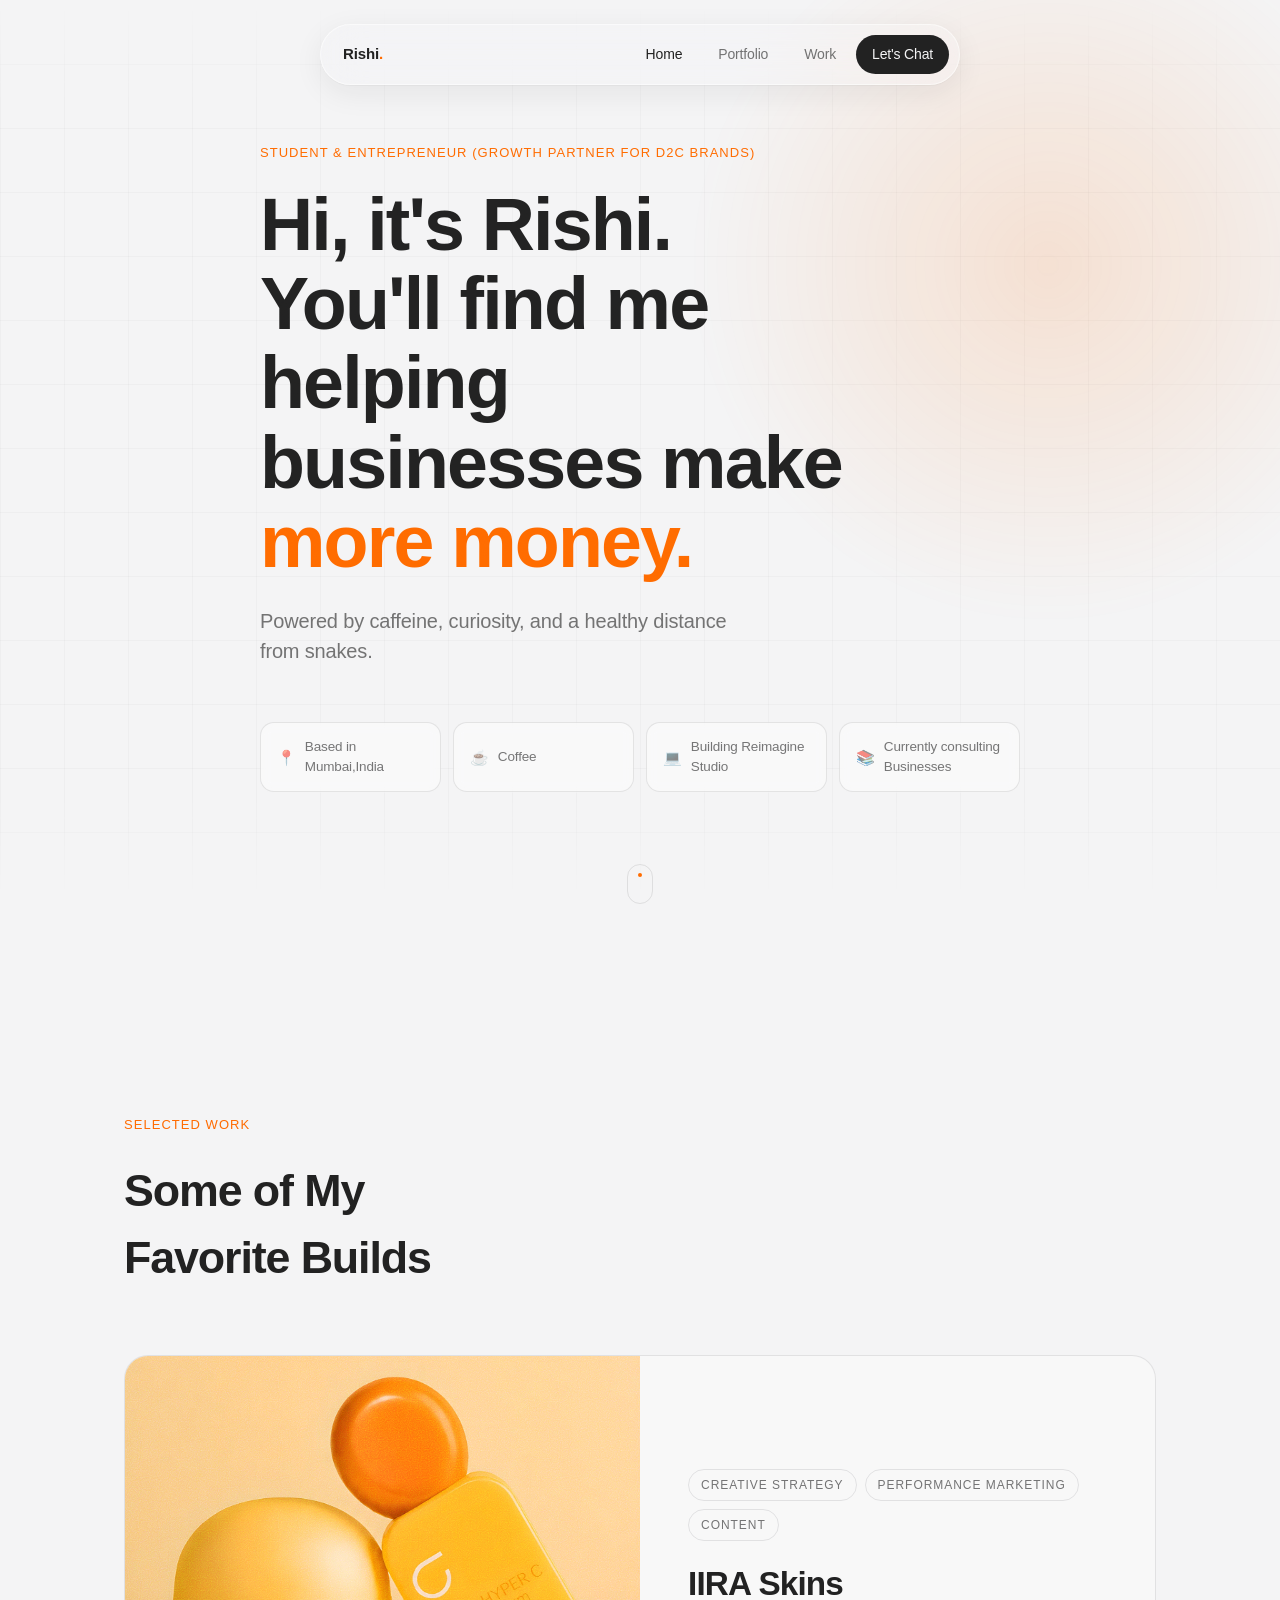
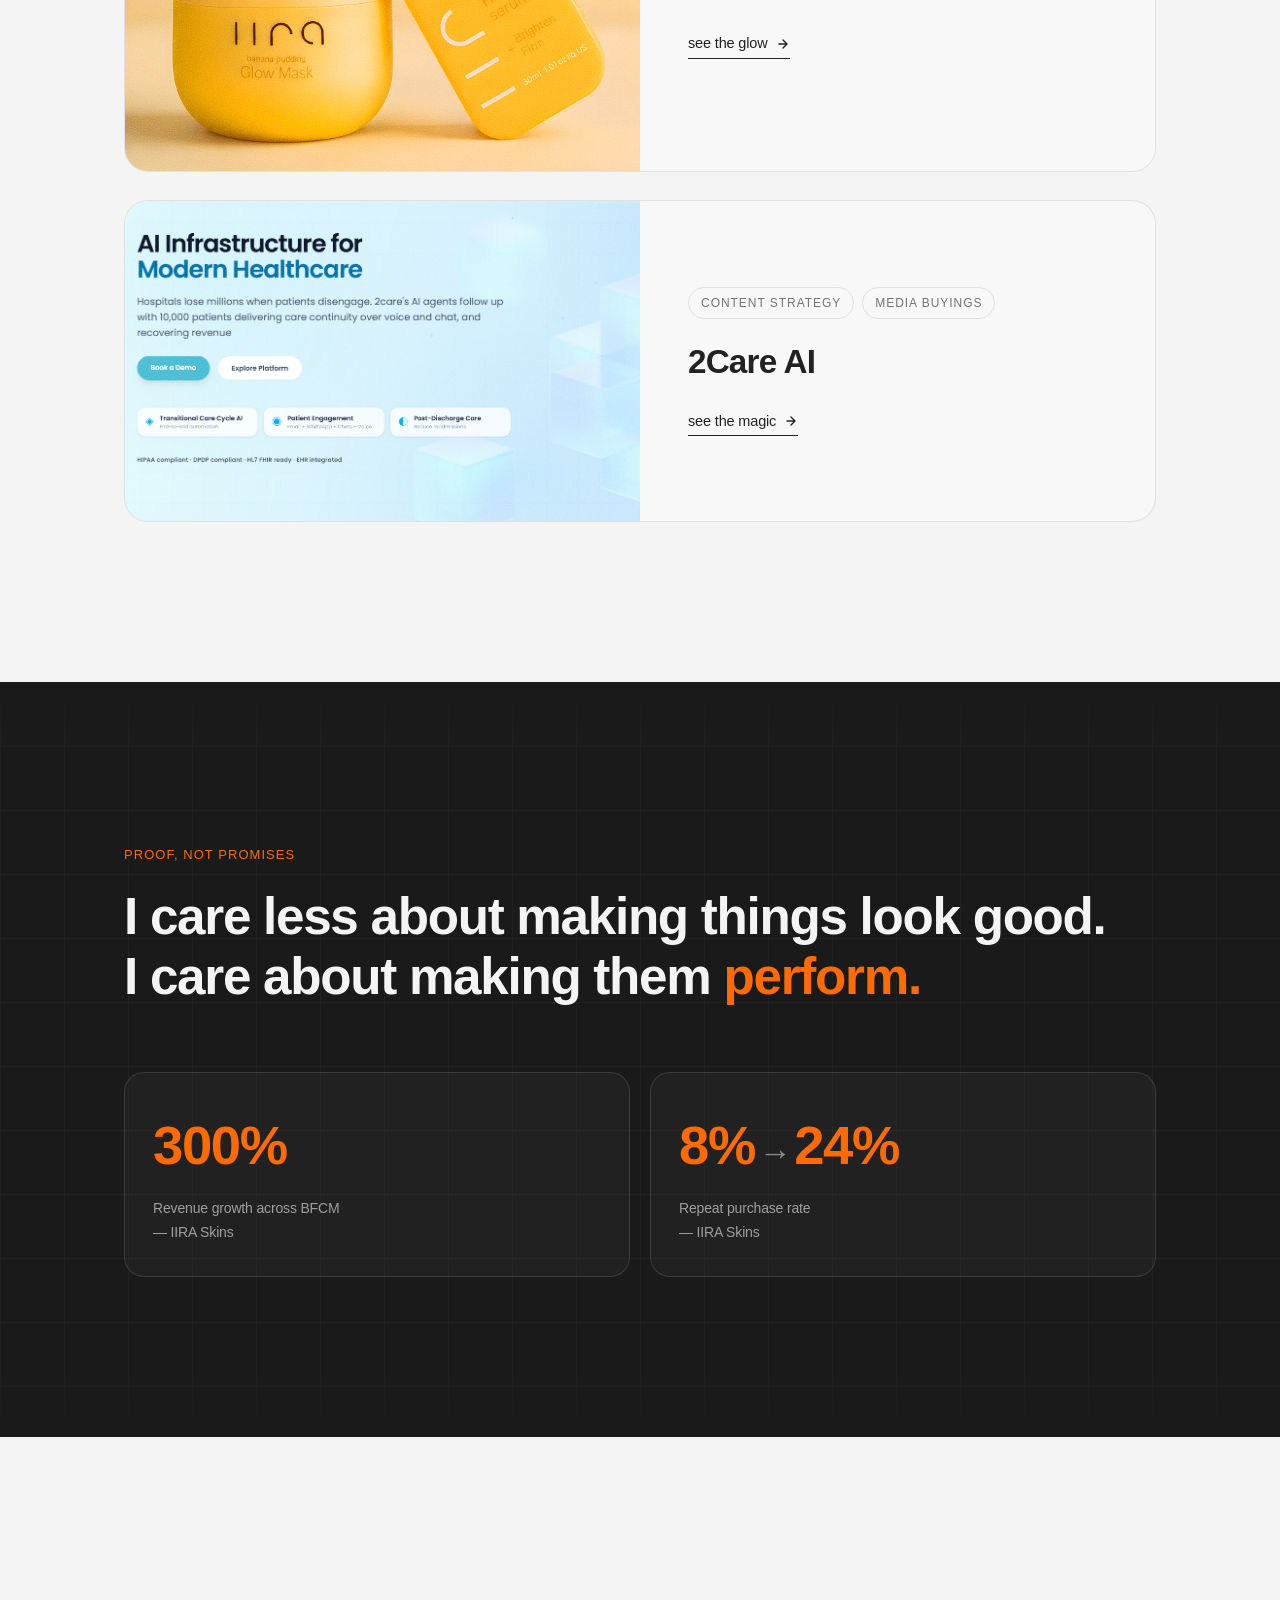
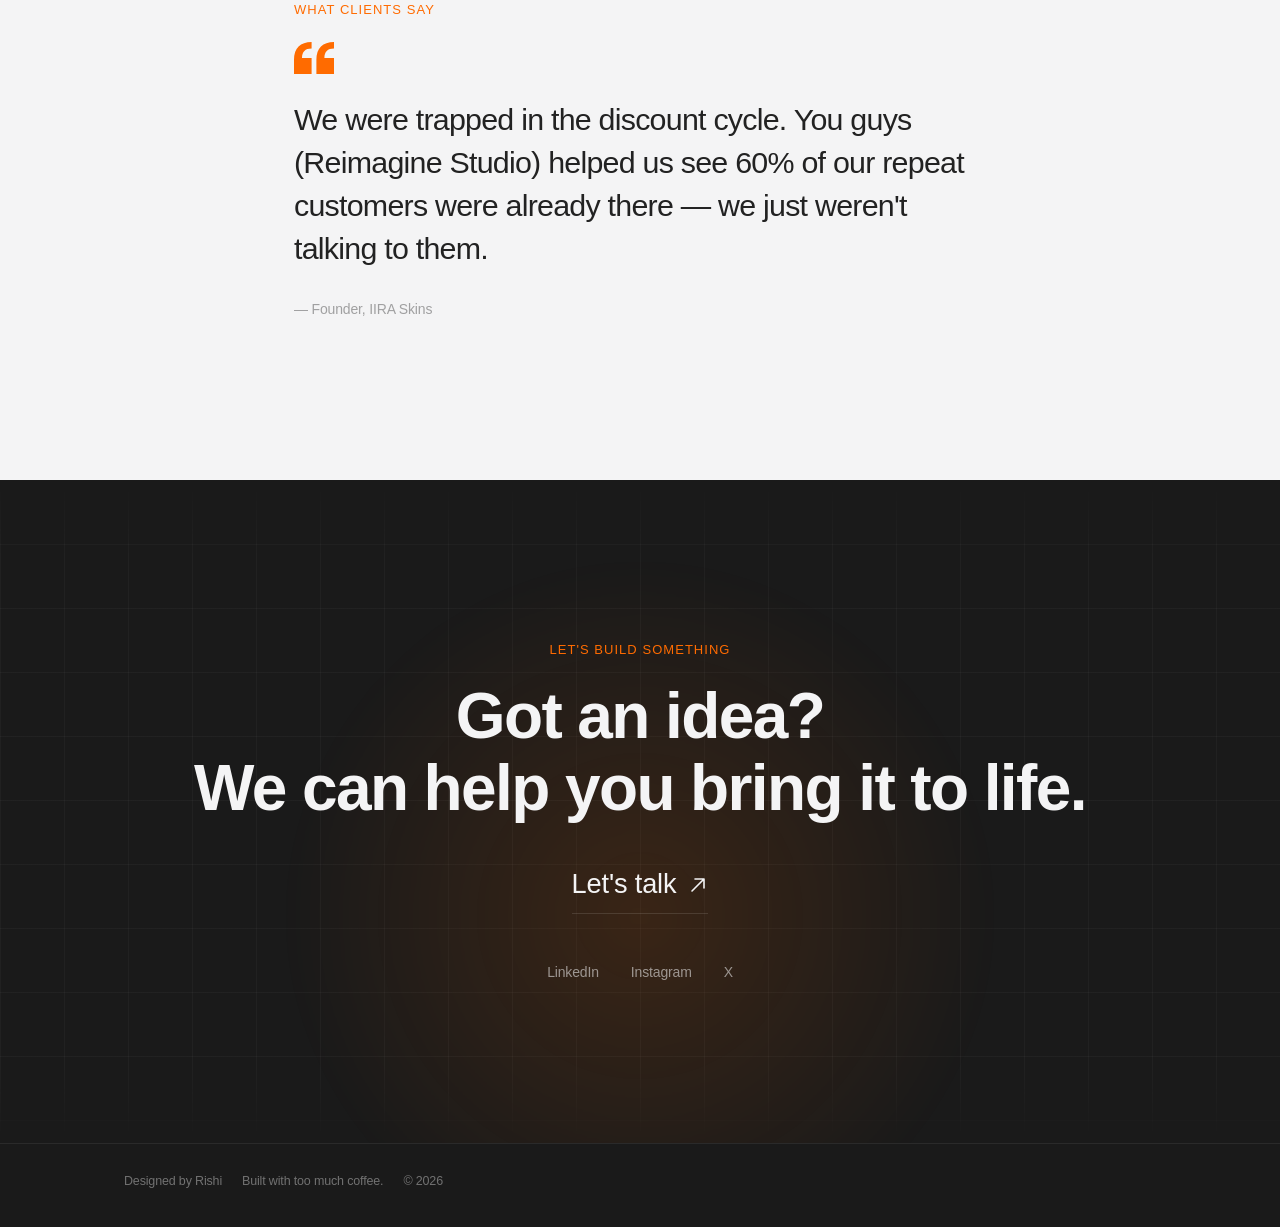
<file: index.html>
<!DOCTYPE html>
<html lang="en">
<head>
<meta charset="UTF-8">
<meta name="viewport" content="width=device-width, initial-scale=1.0">
<title>Rishi Patel — Helping businesses make more money</title>
<meta name="description" content="Rishi Patel, founder of Reimagine Studio. Revenue, retention, and growth work for D2C brands.">

<!-- Satoshi — Fontshare -->
<link rel="preconnect" href="https://api.fontshare.com">
<link href="https://api.fontshare.com/v2/css?f[]=satoshi@300,301,400,401,500,501,700,701,900,901&display=swap" rel="stylesheet">

<link rel="stylesheet" href="style.css">
</head>
<body>

<!-- ============ GRAIN + GRID BACKGROUND LAYERS (fixed, whole page) ============ -->
<div class="bg-grid" aria-hidden="true"></div>
<div class="bg-grain" aria-hidden="true"></div>

<!-- ============ NAV ============ -->
<header class="nav-wrap">
  <nav class="nav" aria-label="Primary">
    <a href="#home" class="nav-logo">Rishi<span class="dot">.</span></a>

    <button class="nav-toggle" id="navToggle" aria-expanded="false" aria-controls="navLinks" aria-label="Toggle menu">
      <span></span><span></span>
    </button>

    <div class="nav-links" id="navLinks">
      <a href="#home" data-nav>Home</a>
      <a href="#projects" data-nav>Portfolio</a>
      <a href="#results" data-nav>Work</a>
      <a href="#contact" data-nav class="nav-cta">Let's Chat</a>
    </div>
  </nav>
</header>

<main>

  <!-- ============ 1. HERO ============ -->
  <section id="home" class="section hero">
    <div class="hero-glow" aria-hidden="true"></div>

    <div class="container">
      <p class="eyebrow reveal">Student &amp; Entrepreneur (growth partner for D2C brands)</p>

      <h1 class="hero-headline reveal">
        Hi, it's Rishi.<br>
        You'll find me helping businesses make <span class="accent-text">more money.</span>
      </h1>

      <p class="hero-sub reveal">
        Powered by caffeine, curiosity, and a healthy distance from snakes.
      </p>

      <div class="info-cards reveal">
        <div class="info-card">
          <span class="info-emoji" aria-hidden="true">📍</span>
          <span>Based in Mumbai,India</span>
        </div>
        <div class="info-card">
          <span class="info-emoji" aria-hidden="true">☕</span>
          <span>Coffee </span>
        </div>
        <div class="info-card">
          <span class="info-emoji" aria-hidden="true">💻</span>
          <span>Building Reimagine Studio</span>
        </div>
        <div class="info-card">
          <span class="info-emoji" aria-hidden="true">📚</span>
          <span>Currently consulting Businesses</span>
        </div>
      </div>
    </div>

    <a href="#projects" class="scroll-cue" aria-label="Scroll to portfolio">
      <span></span>
    </a>
  </section>

  <!-- ============ 2. PROJECTS ============ -->
  <section id="projects" class="section projects">
    <div class="container">
      <p class="eyebrow reveal">Selected work</p>
      <h1 class="section-title reveal">    Some of My Favorite Builds </h1>

      <div class="project-list">

        <!-- PROJECT 1 — IIRA SKINS -->
        <article class="project-card reveal" data-project="iira">
          <div class="project-visual">
            <img src="iira_bottle.png" alt="IIRA Skins website preview" class="project-visual-image">
            <div class="project-visual-noise" aria-hidden="true"></div>
          </div>

          <div class="project-info">
            <div class="project-tags">
              <span>Creative Strategy</span>
              <span>Performance Marketing</span>
              <span>Content</span>
            </div>

            <h3 class="project-title">IIRA Skins</h3>

            <a href="iira.html" class="case-toggle">
              <span class="case-toggle-label">see the glow</span>
              <svg class="case-toggle-icon" width="14" height="14" viewBox="0 0 14 14" fill="none" aria-hidden="true">
                <path d="M3 7H11M11 7L7 3M11 7L7 11" stroke="currentColor" stroke-width="1.4" stroke-linecap="round" stroke-linejoin="round"/>
              </svg>
            </a>
          </div>
        </article>

        <!-- PROJECT 2 — 2CARE AI -->
        <article class="project-card reveal" data-project="2care">
          <div class="project-visual">
            <img src="2care-logo.png" alt="2Care AI preview" class="project-visual-image">
            <div class="project-visual-noise" aria-hidden="true"></div>
          </div>

          <div class="project-info">
            <div class="project-tags">
              <span>Content Strategy</span>
              <span>Media Buyings</span>
            </div>

            <h3 class="project-title">2Care AI</h3>

            <a href="2care.html" class="case-toggle">
              <span class="case-toggle-label">see the magic</span>
              <svg class="case-toggle-icon" width="14" height="14" viewBox="0 0 14 14" fill="none" aria-hidden="true">
                <path d="M3 7H11M11 7L7 3M11 7L7 11" stroke="currentColor" stroke-width="1.4" stroke-linecap="round" stroke-linejoin="round"/>
              </svg>
            </a>
          </div>
        </article>
         

      </div>
    </div>
  </section>

  <!-- ============ 3. RESULTS ============ -->
  <section id="results" class="section results">
    <div class="bg-grid dark" aria-hidden="true"></div>

    <div class="container">
      <p class="eyebrow eyebrow-light reveal">Proof, not promises</p>
      <h2 class="results-statement reveal">
        I care less about making things look good. <br> I care about making them  
        <span class="accent-text">perform.</span>
      </h2>

      <div class="stat-row reveal">
        <div class="stat-card">
          <span class="stat-number">300%</span>
          <span class="stat-label">Revenue growth across BFCM<br>— IIRA Skins</span>
        </div>
        <div class="stat-card">
          <span class="stat-number">8%<span class="stat-arrow">→</span>24%</span>
          <span class="stat-label">Repeat purchase rate<br>— IIRA Skins</span>
        </div>
      </div>
    </div>
  </section>

  <!-- ============ 4. TESTIMONIAL ============ -->
  <section class="section testimonial">
    <div class="container">
      <p class="eyebrow reveal">What clients say</p>
      <svg class="quote-mark reveal" width="40" height="32" viewBox="0 0 40 32" fill="none" aria-hidden="true">
        <path d="M0 32V17.6C0 6.4 6.4 0 17.6 0V6.4C11.2 6.4 8 9.6 8 16H17.6V32H0ZM22.4 32V17.6C22.4 6.4 28.8 0 40 0V6.4C33.6 6.4 30.4 9.6 30.4 16H40V32H22.4Z" fill="currentColor"/>
      </svg>
      <blockquote class="reveal">
        <p>We were trapped in the discount cycle. You guys (Reimagine Studio) helped us see 60% of our repeat customers were already there — we just weren't talking to them.</p>
        <footer>— Founder, IIRA Skins</footer>
      </blockquote>
    </div>
  </section>

  <!-- ============ 5. CONTACT ============ -->
  <section id="contact" class="section contact">
    <div class="bg-grid dark" aria-hidden="true"></div>
    <div class="hero-glow contact-glow" aria-hidden="true"></div>

    <div class="container">
      <p class="eyebrow eyebrow-light reveal">Let's build something</p>
      <h2 class="contact-title reveal">Got an idea?<br>We can help you bring it to life.</h2>

      <a href="mailto:rrishi2469@gmail.com" class="contact-email reveal">
        Let's talk
        <svg width="20" height="20" viewBox="0 0 20 20" fill="none" aria-hidden="true">
          <path d="M4 16L16 4M16 4H7M16 4V13" stroke="currentColor" stroke-width="1.6" stroke-linecap="round" stroke-linejoin="round"/>
        </svg>
      </a>

      <div class="social-row reveal">
        <a href="https://www.linkedin.com/in/rishi-patel-9a7933321/" target="_blank" rel="noopener noreferrer">LinkedIn</a>
        <a href="https://www.instagram.com/rishidoestuff/" target="_blank" rel="noopener noreferrer">Instagram</a>
        <a href="https://x.com/rrishi2469" target="_blank" rel="noopener noreferrer">X</a>
      </div>
    </div>
  </section>

</main>

<!-- ============ FOOTER ============ -->
<footer class="footer">
  <div class="container footer-inner">
    <p>Designed by Rishi </p>
    <p>Built with too much coffee.</p>
    <p>&copy; 2026</p>
  </div>
</footer>

<script src="script.js"></script>
</body>
</html>
</file>
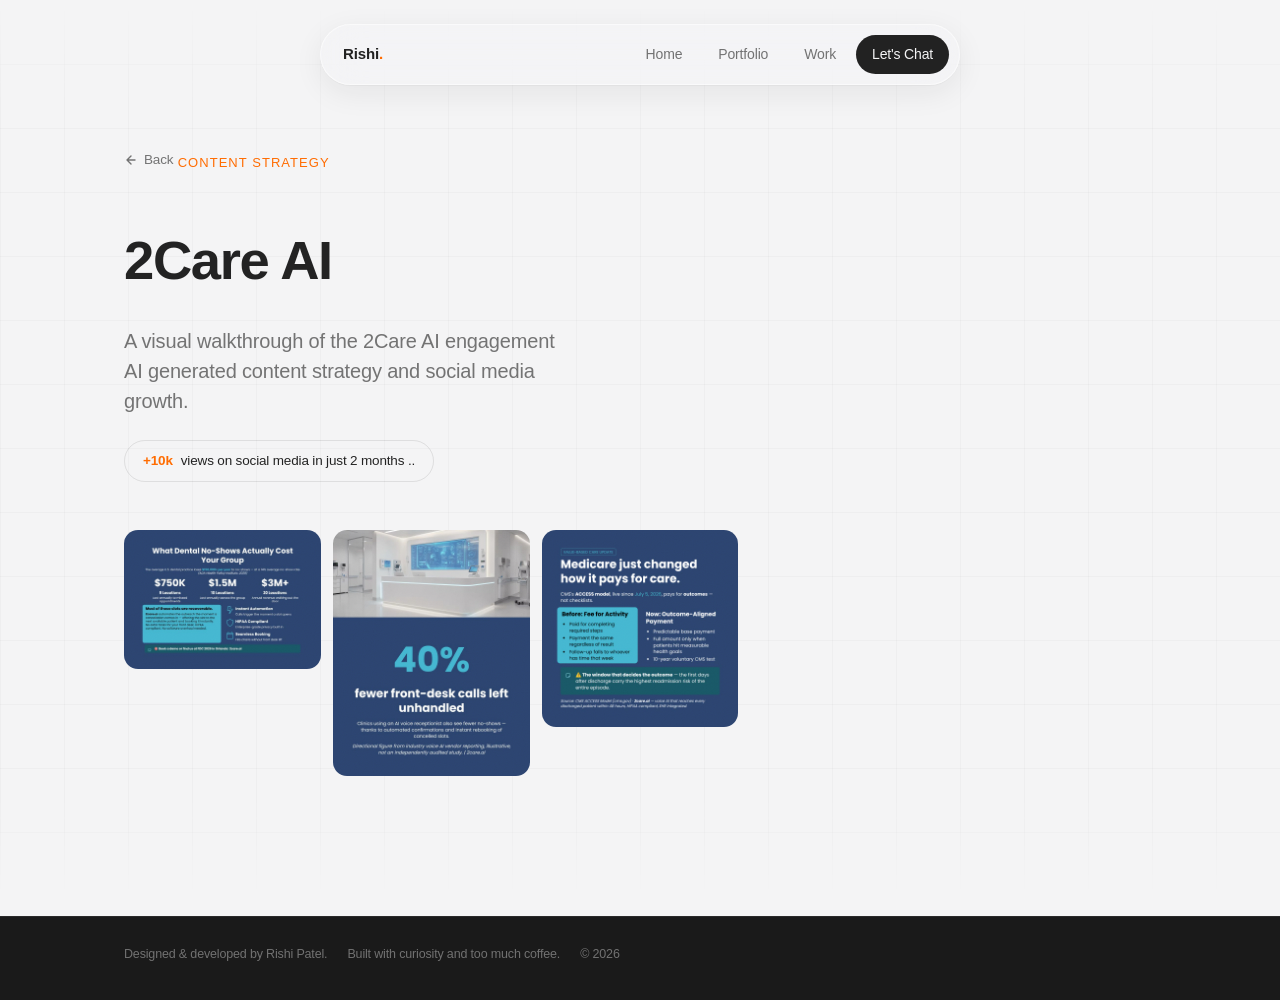
<file: 2care.html>
<!DOCTYPE html>
<html lang="en">
<head>
<meta charset="UTF-8">
<meta name="viewport" content="width=device-width, initial-scale=1.0">
<title>2Care AI — Case Study | Rishi Patel</title>
<meta name="description" content="A visual walkthrough of the 2Care AI engagement — AI generated content strategy and social media growth.">

<link rel="preconnect" href="https://api.fontshare.com">
<link href="https://api.fontshare.com/v2/css?f[]=satoshi@300,301,400,401,500,501,700,701,900,901&display=swap" rel="stylesheet">

<link rel="stylesheet" href="../style.css">
</head>
<body>

<div class="bg-grid" aria-hidden="true"></div>
<div class="bg-grain" aria-hidden="true"></div>

<!-- ============ NAV ============ -->
<header class="nav-wrap">
  <nav class="nav" aria-label="Primary">
    <a href="../index.html" class="nav-logo">Rishi<span class="dot">.</span></a>

    <button class="nav-toggle" id="navToggle" aria-expanded="false" aria-controls="navLinks" aria-label="Toggle menu">
      <span></span><span></span>
    </button>

    <div class="nav-links" id="navLinks">
      <a href="../index.html#home">Home</a>
      <a href="../index.html#projects">Portfolio</a>
      <a href="../index.html#results">Work</a>
      <a href="../index.html#contact" class="nav-cta">Let's Chat</a>
    </div>
  </nav>
</header>

<main>

  <!-- ============ CASE HEADER ============ -->
  <section class="section case-hero">
    <div class="container">
      <a href="../index.html#projects" class="back-link reveal">
        <svg width="14" height="14" viewBox="0 0 14 14" fill="none" aria-hidden="true">
          <path d="M11 7H3M3 7L7 3M3 7L7 11" stroke="currentColor" stroke-width="1.4" stroke-linecap="round" stroke-linejoin="round"/>
        </svg>
        Back
      </a>

      <p class="eyebrow reveal">Content Strategy </p>
      <h1 class="case-page-title reveal">2Care AI</h1>
      <p class="hero-sub reveal">
        A visual walkthrough of the 2Care AI engagement <br> AI generated content strategy and social media growth.  
      </p>
      <div class="case-stat-chip reveal">
        <strong>+10k</strong> views on social media in just 2 months ..
      </div>
    </div>
  </section>

  <!-- ============ MASONRY BOARD ============ -->
  <!--
    HOW TO ADD IMAGES:
    1. Put the image file in this same folder (work/), or a subfolder — just
       make sure the src path below matches wherever it actually lives.
    2. Filenames must NOT contain spaces (e.g. "cover-01.png", not "cover 01.png").
    3. Copy this block for each image and paste it inside <div class="masonry">:
         <div class="masonry-item">
           <img src="your-file-name.png" alt="Describe the image here">
         </div>
    4. Delete the placeholder blocks below as you replace them with real images.
  -->
  <section class="section masonry-section">
    <div class="container">
      <div class="masonry">
        <div class="masonry-item"> 
           <img src="1782461332520.jpeg" alt="Describe the image here">
         </div>
         <div class="masonry-item">
           <img src="1783087111092.jpeg" alt="Describe the image here">
         </div>
         <div class="masonry-item">
           <img src="1783667418973.jpeg" alt="Describe the image here">
         </div>
      </div>
    </div>
  </section>

</main>

<!-- ============ FOOTER ============ -->
<footer class="footer">
  <div class="container footer-inner">
    <p>Designed &amp; developed by Rishi Patel.</p>
    <p>Built with curiosity and too much coffee.</p>
    <p>&copy; 2026</p>
  </div>
</footer>

<script src="../script.js"></script>
</body>
</html>
</file>
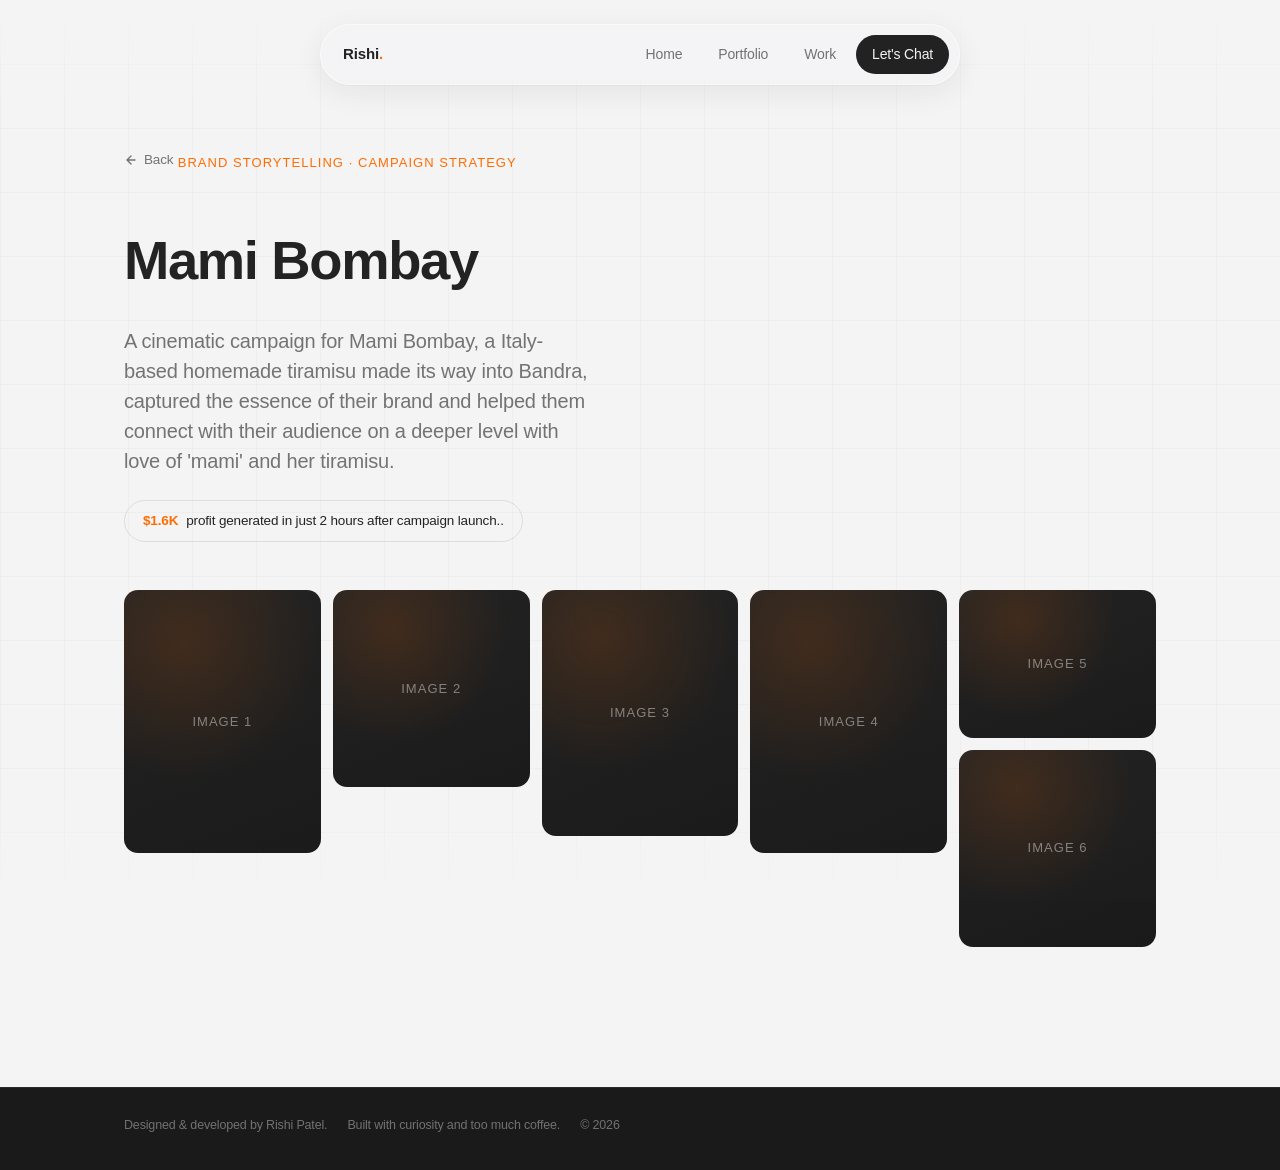
<file: mami.html>
<!DOCTYPE html>
<html lang="en">
<head>
<meta charset="UTF-8">
<meta name="viewport" content="width=device-width, initial-scale=1.0">
<title>Mami Bombay — Case Study | Rishi Patel</title>
<meta name="description" content="A visual walkthrough of the Mami Bombay engagement.">

<link rel="preconnect" href="https://api.fontshare.com">
<link href="https://api.fontshare.com/v2/css?f[]=satoshi@300,301,400,401,500,501,700,701,900,901&display=swap" rel="stylesheet">

<link rel="stylesheet" href="../style.css">
</head>
<body>

<div class="bg-grid" aria-hidden="true"></div>
<div class="bg-grain" aria-hidden="true"></div>

<!-- ============ NAV ============ -->
<header class="nav-wrap">
  <nav class="nav" aria-label="Primary">
    <a href="../index.html" class="nav-logo">Rishi<span class="dot">.</span></a>

    <button class="nav-toggle" id="navToggle" aria-expanded="false" aria-controls="navLinks" aria-label="Toggle menu">
      <span></span><span></span>
    </button>

    <div class="nav-links" id="navLinks">
      <a href="../index.html#home">Home</a>
      <a href="../index.html#projects">Portfolio</a>
      <a href="../index.html#results">Work</a>
      <a href="../index.html#contact" class="nav-cta">Let's Chat</a>
    </div>
  </nav>
</header>

<main>

  <!-- ============ CASE HEADER ============ -->
  <!-- EDIT: everything in this block is placeholder — swap in the real tags,
       title framing, and description once you've got the details settled. -->
  <section class="section case-hero">
    <div class="container">
      <a href="../index.html#projects" class="back-link reveal">
        <svg width="14" height="14" viewBox="0 0 14 14" fill="none" aria-hidden="true">
          <path d="M11 7H3M3 7L7 3M3 7L7 11" stroke="currentColor" stroke-width="1.4" stroke-linecap="round" stroke-linejoin="round"/>
        </svg>
        Back
      </a>

      <p class="eyebrow reveal">Brand Storytelling · Campaign Strategy</p>
      <h1 class="case-page-title reveal">Mami Bombay</h1>
      <p class="hero-sub reveal">
        A cinematic campaign for Mami Bombay, a Italy-based homemade tiramisu made its way into Bandra, captured the essence of their brand and helped them connect with their audience on a deeper level with love of 'mami' and her tiramisu.
      </p>
     <div class="case-stat-chip reveal">
        <strong>$1.6K</strong> profit generated in just 2 hours after campaign launch..
      </div>
    </div>
  </section>

  <!-- ============ MASONRY BOARD ============ -->
  <!--
    HOW TO ADD IMAGES:
    1. Put the image file in this same folder (work/), or a subfolder — just
       make sure the src path below matches wherever it actually lives.
    2. Filenames must NOT contain spaces (e.g. "cover-01.png", not "cover 01.png").
    3. Copy this block for each image and paste it inside <div class="masonry">:
         <div class="masonry-item">
           <img src="your-file-name.png" alt="Describe the image here">
         </div>
    4. Delete the placeholder blocks below as you replace them with real images.
  -->
  <section class="section masonry-section">
    <div class="container">
      <div class="masonry">
        <div class="masonry-item" style="aspect-ratio: 3/4;"><span class="ph-label">Image 1</span></div>
        <div class="masonry-item" style="aspect-ratio: 1/1;"><span class="ph-label">Image 2</span></div>
        <div class="masonry-item" style="aspect-ratio: 4/5;"><span class="ph-label">Image 3</span></div>
        <div class="masonry-item" style="aspect-ratio: 3/4;"><span class="ph-label">Image 4</span></div>
        <div class="masonry-item" style="aspect-ratio: 4/3;"><span class="ph-label">Image 5</span></div>
        <div class="masonry-item" style="aspect-ratio: 1/1;"><span class="ph-label">Image 6</span></div>
      </div>
    </div>
  </section>

</main>

<!-- ============ FOOTER ============ -->
<footer class="footer">
  <div class="container footer-inner">
    <p>Designed &amp; developed by Rishi Patel.</p>
    <p>Built with curiosity and too much coffee.</p>
    <p>&copy; 2026</p>
  </div>
</footer>

<script src="../script.js"></script>
</body>
</html>
</file>
<file: style.css>
/* ==========================================================================
   RISHI PATEL — PORTFOLIO
   Palette:  #F4F4F5 (paper)  ·  #FF6B00 (accent)  ·  #222222 (ink)
   Type:     Satoshi (all weights), tracking -1% base
   ========================================================================== */

:root {
  /* ---- Core palette (exactly the 3 given colours) ---- */
  --paper: #F4F4F5;
  --ink: #222222;
  --accent: #FF6B00;

  /* ---- Derived tones (tints/shades of the 3 core colours only) ---- */
  --paper-dim: #E9E9EB;
  --ink-dark: #1a1a1a;        /* deeper ink for inverted sections */
  --ink-soft: rgba(34, 34, 34, 0.62);
  --ink-faint: rgba(34, 34, 34, 0.40);
  --line: rgba(34, 34, 34, 0.10);
  --line-soft: rgba(34, 34, 34, 0.06);
  --paper-soft: rgba(244, 244, 245, 0.72);
  --paper-faint: rgba(244, 244, 245, 0.45);
  --line-dark: rgba(244, 244, 245, 0.12);
  --line-dark-soft: rgba(244, 244, 245, 0.07);
  --orange-deep: #9E4200;
  --orange-mid: #C8642F;
  --orange-bright: #FF6B00;
  --accent-08: rgba(255, 107, 0, 0.08);
  --accent-14: rgba(255, 107, 0, 0.14);
  --accent-30: rgba(255, 107, 0, 0.30);

  /* ---- Type ---- */
  --font: 'Satoshi', -apple-system, BlinkMacSystemFont, 'Segoe UI', sans-serif;
  --tracking-base: -0.02em;   /* -2%, as requested */
  --tracking-tight: -0.02em;  /* large display type, tightened to -2% */
  --tracking-wide: 0.08em;    /* eyebrows / uppercase labels */

  /* ---- Layout ---- */
  --container: 1160px;
  --gutter: clamp(24px, 5vw, 64px);
  --ease: cubic-bezier(0.16, 1, 0.3, 1);
}

/* ---------------------------------- Reset ---------------------------------- */
* { margin: 0; padding: 0; box-sizing: border-box; }

html {
  scroll-behavior: smooth;
  scroll-padding-top: 110px;
}

body {
  background: var(--paper);
  color: var(--ink);
  font-family: var(--font);
  font-weight: 400;
  letter-spacing: var(--tracking-base);
  line-height: 1.5;
  -webkit-font-smoothing: antialiased;
  overflow-x: hidden;
}

a { color: inherit; text-decoration: none; }
button { font: inherit; letter-spacing: inherit; background: none; border: none; cursor: pointer; color: inherit; }
img, svg { display: block; max-width: 100%; }
ul { list-style: none; }

:focus-visible {
  outline: 2px solid var(--accent);
  outline-offset: 3px;
  border-radius: 4px;
}

.container {
  max-width: var(--container);
  margin: 0 auto;
  padding: 0 var(--gutter);
}

.section { position: relative; padding: clamp(90px, 14vw, 160px) 0; }

/* -------------------------- Background texture layers -------------------------- */
/* Grain: SVG feTurbulence, tiled, blended over everything at low opacity — the
   "Linear" reference. Grid: two hairline gradients for the faint technical grid. */

.bg-grain {
  position: fixed;
  inset: 0;
  z-index: 2;
  pointer-events: none;
  opacity: 0.05;
  mix-blend-mode: overlay;
  background-image: url("data:image/svg+xml,%3Csvg xmlns='http://www.w3.org/2000/svg' width='140' height='140'%3E%3Cfilter id='n'%3E%3CfeTurbulence type='fractalNoise' baseFrequency='0.9' numOctaves='2' stitchTiles='stitch'/%3E%3C/filter%3E%3Crect width='100%25' height='100%25' filter='url(%23n)'/%3E%3C/svg%3E");
}

.bg-grid {
  position: absolute;
  inset: 0;
  pointer-events: none;
  opacity: 0.5;
  background-image:
    linear-gradient(90deg, var(--line-soft) 1px, transparent 1px),
    linear-gradient(180deg, var(--line-soft) 1px, transparent 1px);
  background-size: 64px 64px;
  -webkit-mask-image: linear-gradient(180deg, transparent, #000 12%, #000 88%, transparent);
          mask-image: linear-gradient(180deg, transparent, #000 12%, #000 88%, transparent);
}
.hero .bg-grid,
body > .bg-grid { position: fixed; z-index: 0; }
.bg-grid.dark {
  background-image:
    linear-gradient(90deg, var(--line-dark-soft) 1px, transparent 1px),
    linear-gradient(180deg, var(--line-dark-soft) 1px, transparent 1px);
}

/* ================================ NAVBAR ================================ */
/* Liquid-glass: translucent paper, heavy blur + saturation, hairline border,
   pill radius. Solidifies slightly once the page scrolls. */

.nav-wrap {
  position: fixed;
  top: clamp(14px, 3vw, 24px);
  left: 0;
  right: 0;
  z-index: 100;
  display: flex;
  justify-content: center;
  padding: 0 var(--gutter);
}

.nav {
  display: flex;
  align-items: center;
  justify-content: space-between;
  gap: 32px;
  width: 100%;
  max-width: 640px;
  padding: 10px 10px 10px 22px;
  border-radius: 999px;
  background: var(--paper-faint);
  border: 1px solid rgba(255, 255, 255, 0.5);
  box-shadow: 0 1px 1px rgba(34,34,34,0.03), 0 8px 30px rgba(34, 34, 34, 0.07);
  backdrop-filter: blur(20px) saturate(180%);
  -webkit-backdrop-filter: blur(20px) saturate(180%);
  transition: background 0.4s var(--ease), box-shadow 0.4s var(--ease), border-color 0.4s var(--ease);
}

.nav-wrap.scrolled .nav {
  background: var(--paper-soft);
  border-color: var(--line);
  box-shadow: 0 1px 1px rgba(34,34,34,0.04), 0 12px 34px rgba(34, 34, 34, 0.10);
}

.nav-logo {
  font-weight: 700;
  font-size: 15px;
  letter-spacing: var(--tracking-base);
  flex-shrink: 0;
}
.nav-logo .dot { color: var(--accent); }

.nav-links {
  display: flex;
  align-items: center;
  gap: 4px;
}

.nav-links a {
  font-weight: 500;
  font-size: 14px;
  padding: 9px 16px;
  border-radius: 999px;
  color: var(--ink-soft);
  transition: color 0.25s var(--ease), background 0.25s var(--ease);
  white-space: nowrap;
}
.nav-links a:hover { color: var(--ink); background: rgba(34,34,34,0.05); }
.nav-links a.active { color: var(--ink); }

.nav-cta {
  background: var(--ink);
  color: var(--paper) !important;
}
.nav-cta:hover { background: var(--accent) !important; color: #fff !important; }

.nav-toggle {
  display: none;
  flex-direction: column;
  justify-content: center;
  gap: 5px;
  width: 34px;
  height: 34px;
  flex-shrink: 0;
}
.nav-toggle span {
  display: block;
  width: 16px;
  height: 1.6px;
  background: var(--ink);
  margin: 0 auto;
  transition: transform 0.3s var(--ease), opacity 0.3s var(--ease);
}
.nav-toggle[aria-expanded="true"] span:first-child { transform: translateY(3.3px) rotate(45deg); }
.nav-toggle[aria-expanded="true"] span:last-child { transform: translateY(-3.3px) rotate(-45deg); }

/* ================================= HERO ================================= */

.hero {
  position: relative;
  min-height: 100svh;
  display: flex;
  flex-direction: column;
  justify-content: center;
  padding-top: 140px;
  overflow: hidden;
}

.hero-glow {
  position: absolute;
  top: -10%;
  right: -10%;
  width: 60vw;
  height: 60vw;
  max-width: 720px;
  max-height: 720px;
  background: radial-gradient(circle, var(--accent-14) 0%, transparent 70%);
  filter: blur(10px);
  pointer-events: none;
  z-index: 0;
}

.hero .container { position: relative; z-index: 1; }

.hero-video-shell {
  position: absolute;
  right: clamp(18px, 3vw, 36px);
  top: 50%;
  transform: translateY(-50%);
  width: min(22vw, 220px);
  max-width: min(220px, calc(100vw - 40px));
  aspect-ratio: 1 / 1;
  z-index: 2;
  border: 1px solid var(--line);
  border-radius: 18px;
  overflow: hidden;
  background: rgba(255, 255, 255, 0.22);
  box-shadow: 0 10px 30px rgba(34, 34, 34, 0.06);
  backdrop-filter: blur(6px);
  opacity: 0.95;
}

.hero-video-shell video {
  width: 100%;
  height: 100%;
  object-fit: contain;
  display: block;
  background: transparent;
}

.eyebrow {
  display: inline-block;
  font-size: 13px;
  font-weight: 500;
  letter-spacing: var(--tracking-wide);
  text-transform: uppercase;
  color: var(--accent);
  margin-bottom: 22px;
}
.eyebrow-light { color: var(--accent); }

.hero-headline {
  font-size: clamp(2.4rem, 6vw, 4.6rem);
  font-weight: 700;
  letter-spacing: var(--tracking-tight);
  line-height: 1.08;
  max-width: 15ch;
}

.accent-text { color: var(--accent); }

.hero-sub {
  margin-top: 24px;
  font-size: clamp(1.05rem, 1.6vw, 1.25rem);
  font-weight: 400;
  color: var(--ink-soft);
  max-width: 42ch;
}

.info-cards {
  margin-top: 56px;
  display: grid;
  grid-template-columns: repeat(4, minmax(0, 1fr));
  gap: 12px;
  max-width: 760px;
}

.info-card {
  display: flex;
  align-items: center;
  gap: 9px;
  padding: 14px 16px;
  border-radius: 14px;
  background: rgba(255, 255, 255, 0.45);
  border: 1px solid var(--line);
  font-size: 13.5px;
  font-weight: 500;
  color: var(--ink-soft);
  backdrop-filter: blur(6px);
}
.info-emoji { font-size: 15px; line-height: 1; }

.scroll-cue {
  position: absolute;
  bottom: clamp(24px, 4vw, 48px);
  left: 50%;
  transform: translateX(-50%);
  width: 26px;
  height: 40px;
  border: 1.5px solid var(--line);
  border-radius: 999px;
  display: flex;
  justify-content: center;
  padding-top: 8px;
}
.scroll-cue span {
  width: 4px;
  height: 4px;
  border-radius: 999px;
  background: var(--accent);
  animation: scrollcue 1.8s ease-in-out infinite;
}
@keyframes scrollcue {
  0% { opacity: 0; transform: translateY(0); }
  30% { opacity: 1; }
  80% { opacity: 0; transform: translateY(14px); }
  100% { opacity: 0; }
}

/* ================================ SECTION HEADS ================================ */

.section-title {
  font-size: clamp(1.9rem, 4vw, 2.8rem);
  font-weight: 700;
  letter-spacing: var(--tracking-tight);
  max-width: 16ch;
  margin-bottom: 64px;
}

/* ================================ PROJECTS ================================ */

.project-list {
  display: flex;
  flex-direction: column;
  gap: 28px;
}

.project-card {
  display: grid;
  grid-template-columns: 1fr 1fr;
  gap: 0;
  border-radius: 24px;
  border: 1px solid var(--line);
  background: rgba(255, 255, 255, 0.35);
  overflow: hidden;
  transition: border-color 0.4s var(--ease), box-shadow 0.4s var(--ease);
}
.project-card:hover {
  border-color: var(--accent-30);
  box-shadow: 0 20px 60px rgba(34, 34, 34, 0.08);
}

.project-visual {
  position: relative;
  min-height: 320px;
  background:
    radial-gradient(circle at 30% 20%, var(--accent-14), transparent 55%),
    linear-gradient(160deg, var(--ink) 0%, var(--ink-dark) 100%);
  display: flex;
  align-items: center;
  justify-content: center;
  overflow: hidden;
}
.project-visual-noise {
  position: absolute;
  inset: 0;
  opacity: 0.5;
  mix-blend-mode: overlay;
  background-image: inherit;
  background-image: url("data:image/svg+xml,%3Csvg xmlns='http://www.w3.org/2000/svg' width='140' height='140'%3E%3Cfilter id='n'%3E%3CfeTurbulence type='fractalNoise' baseFrequency='0.9' numOctaves='2' stitchTiles='stitch'/%3E%3C/filter%3E%3Crect width='100%25' height='100%25' filter='url(%23n)'/%3E%3C/svg%3E");
}
.project-visual-image {
  width: 100%;
  height: 100%;
  object-fit: cover;
  object-position: center;
  display: block;
}
.project-visual-tag {
  font-size: clamp(2.4rem, 5vw, 3.6rem);
  font-weight: 900;
  letter-spacing: var(--tracking-tight);
  color: var(--paper);
  opacity: 0.92;
  z-index: 1;
  /* Placeholder wordmark — swap this block for a hero image or video element */
}

.project-info {
  padding: clamp(28px, 4vw, 48px);
  display: flex;
  flex-direction: column;
  justify-content: center;
}

.project-tags {
  display: flex;
  flex-wrap: wrap;
  gap: 8px;
  margin-bottom: 18px;
}
.project-tags span {
  font-size: 12px;
  font-weight: 500;
  letter-spacing: var(--tracking-wide);
  text-transform: uppercase;
  padding: 6px 12px;
  border-radius: 999px;
  border: 1px solid var(--line);
  color: var(--ink-soft);
}

.project-title {
  font-size: clamp(1.6rem, 2.6vw, 2.1rem);
  font-weight: 700;
  letter-spacing: var(--tracking-tight);
  margin-bottom: 24px;
}

.case-toggle {
  display: inline-flex;
  align-items: center;
  gap: 8px;
  font-size: 14.5px;
  font-weight: 500;
  color: var(--ink);
  padding-bottom: 3px;
  border-bottom: 1.5px solid var(--ink);
  width: fit-content;
  transition: color 0.25s var(--ease), border-color 0.25s var(--ease), gap 0.25s var(--ease);
}
.case-toggle:hover { color: var(--accent); border-color: var(--accent); gap: 12px; }
.case-toggle-icon { transition: transform 0.35s var(--ease); }
.case-toggle[aria-expanded="true"] .case-toggle-icon { transform: rotate(90deg); }

/* Height-animated reveal without JS measuring — grid-template-rows 0fr -> 1fr */
.case-study-wrapper {
  display: grid;
  grid-template-rows: 0fr;
  transition: grid-template-rows 0.55s var(--ease);
}
.case-study-wrapper.open { grid-template-rows: 1fr; }
.case-study-inner { overflow: hidden; }

.case-block {
  padding-top: 26px;
}
.case-block:first-child { padding-top: 28px; }
.case-label {
  display: block;
  font-size: 12px;
  font-weight: 700;
  letter-spacing: var(--tracking-wide);
  text-transform: uppercase;
  color: var(--accent);
  margin-bottom: 8px;
}
.case-block p {
  font-size: 14.5px;
  line-height: 1.65;
  color: var(--ink-soft);
  max-width: 52ch;
}

/* ================================ RESULTS (inverted) ================================ */

.results {
  background: var(--ink-dark);
  color: var(--paper);
}
.results .bg-grid { position: absolute; }

.results-statement {
  font-size: clamp(1.9rem, 4.4vw, 3.2rem);
  font-weight: 700;
  letter-spacing: var(--tracking-tight);
  line-height: 1.18;
  margin-bottom: 64px;
  position: relative;
  z-index: 1;
}

.stat-row {
  display: flex;
  flex-wrap: wrap;
  gap: 20px;
  position: relative;
  z-index: 1;
}

.stat-card {
  flex: 1 1 240px;
  padding: 32px 28px;
  border-radius: 20px;
  border: 1px solid var(--line-dark);
  background: rgba(244, 244, 245, 0.03);
}

.stat-number {
  display: block;
  font-size: clamp(2.4rem, 5vw, 3.4rem);
  font-weight: 900;
  letter-spacing: var(--tracking-tight);
  color: var(--accent);
  margin-bottom: 10px;
}
.stat-arrow { font-size: 0.6em; margin: 0 4px; color: var(--paper); opacity: 0.5; }

.stat-label {
  font-size: 14px;
  color: rgba(244, 244, 245, 0.6);
  line-height: 1.5;
}

/* ================================ TESTIMONIAL ================================ */

.testimonial .container { max-width: 820px; text-align: left; }

.quote-mark { color: var(--accent); margin-bottom: 24px; }

blockquote p {
  font-size: clamp(1.3rem, 2.8vw, 1.9rem);
  font-weight: 500;
  letter-spacing: var(--tracking-tight);
  line-height: 1.42;
  color: var(--ink);
}

blockquote footer {
  margin-top: 28px;
  font-size: 14px;
  font-weight: 500;
  color: var(--ink-faint);
}

/* ================================ CONTACT (inverted) ================================ */

.contact {
  background: var(--ink-dark);
  color: var(--paper);
  text-align: center;
  overflow: hidden;
}
.contact-glow {
  top: auto;
  bottom: -20%;
  left: 50%;
  right: auto;
  transform: translateX(-50%);
  background: radial-gradient(circle, var(--accent-14) 0%, transparent 70%);
}
.contact .container { position: relative; z-index: 1; display: flex; flex-direction: column; align-items: center; }

.contact-title {
  font-size: clamp(2.2rem, 6vw, 4rem);
  font-weight: 700;
  letter-spacing: var(--tracking-tight);
  line-height: 1.12;
  margin-bottom: 40px;
}

.contact-email {
  display: inline-flex;
  align-items: center;
  gap: 12px;
  font-size: clamp(1.15rem, 2.6vw, 1.7rem);
  font-weight: 500;
  color: var(--paper);
  padding-bottom: 8px;
  border-bottom: 1.5px solid var(--line-dark);
  transition: color 0.3s var(--ease), border-color 0.3s var(--ease), gap 0.3s var(--ease);
}
.contact-email svg { transition: transform 0.3s var(--ease); }
.contact-email:hover { color: var(--accent); border-color: var(--accent); gap: 16px; }
.contact-email:hover svg { transform: translate(2px, -2px); }

.social-row {
  margin-top: 48px;
  display: flex;
  gap: 32px;
}
.social-row a {
  font-size: 14px;
  font-weight: 500;
  color: rgba(244, 244, 245, 0.55);
  transition: color 0.25s var(--ease);
}
.social-row a:hover { color: var(--accent); }

/* ================================= FOOTER ================================= */

.footer {
  background: var(--ink-dark);
  color: rgba(244, 244, 245, 0.4);
  border-top: 1px solid var(--line-dark-soft);
}
.footer-inner {
  padding: 28px var(--gutter) 36px;
  display: flex;
  flex-wrap: wrap;
  gap: 6px 20px;
  font-size: 12.5px;
}

/* ================================= REVEAL-ON-SCROLL ================================= */

.reveal {
  opacity: 0;
  transform: translateY(22px);
  transition: opacity 0.7s var(--ease), transform 0.7s var(--ease);
}
.reveal.in-view { opacity: 1; transform: translateY(0); }

@media (prefers-reduced-motion: reduce) {
  html { scroll-behavior: auto; }
  .reveal { opacity: 1; transform: none; transition: none; }
  .scroll-cue span { animation: none; }
  * { transition-duration: 0.001ms !important; animation-duration: 0.001ms !important; }
}

/* ================================= RESPONSIVE ================================= */

@media (max-width: 900px) {
  .project-card { grid-template-columns: 1fr; }
  .project-visual { min-height: 220px; }
  .info-cards { grid-template-columns: repeat(2, 1fr); }
  .hero-video-shell {
    position: relative;
    top: auto;
    right: auto;
    transform: none;
    width: min(100%, 240px);
    margin-top: 28px;
  }
}

@media (max-width: 640px) {
  .nav {
    max-width: calc(100% - 8px);
  }
  .nav-toggle { display: flex; }
  .nav-links {
    position: absolute;
    top: calc(100% + 10px);
    left: 0;
    right: 0;
    flex-direction: column;
    align-items: stretch;
    gap: 4px;
    padding: 10px;
    border-radius: 22px;
    background: var(--paper-soft);
    border: 1px solid var(--line);
    backdrop-filter: blur(20px) saturate(180%);
    -webkit-backdrop-filter: blur(20px) saturate(180%);
    box-shadow: 0 12px 34px rgba(34, 34, 34, 0.10);
    opacity: 0;
    visibility: hidden;
    transform: translateY(-8px);
    transition: opacity 0.3s var(--ease), transform 0.3s var(--ease), visibility 0.3s;
  }
  .nav-links.open { opacity: 1; visibility: visible; transform: translateY(0); }
  .nav-links a { text-align: center; padding: 13px 16px; }

  .info-cards { grid-template-columns: 1fr; }
  .social-row { gap: 24px; flex-wrap: wrap; justify-content: center; }
  .stat-row { flex-direction: column; }
}
/* ==========================================================================
   RISHI PATEL — PORTFOLIO
   Palette:  #F4F4F5 (paper)  ·  #FF6B00 (accent)  ·  #222222 (ink)
   Type:     Satoshi (all weights), tracking -1% base
   ========================================================================== */

:root {
  /* ---- Core palette (exactly the 3 given colours) ---- */
  --paper: #F4F4F5;
  --ink: #222222;
  --accent: #FF6B00;

  /* ---- Derived tones (tints/shades of the 3 core colours only) ---- */
  --paper-dim: #E9E9EB;
  --ink-dark: #1a1a1a;        /* deeper ink for inverted sections */
  --ink-soft: rgba(34, 34, 34, 0.62);
  --ink-faint: rgba(34, 34, 34, 0.40);
  --line: rgba(34, 34, 34, 0.10);
  --line-soft: rgba(34, 34, 34, 0.06);
  --paper-soft: rgba(244, 244, 245, 0.72);
  --paper-faint: rgba(244, 244, 245, 0.45);
  --line-dark: rgba(244, 244, 245, 0.12);
  --line-dark-soft: rgba(244, 244, 245, 0.07);
  --accent-08: rgba(255, 107, 0, 0.08);
  --accent-14: rgba(255, 107, 0, 0.14);
  --accent-30: rgba(255, 107, 0, 0.30);

  /* ---- Type ---- */
  --font: 'Satoshi', -apple-system, BlinkMacSystemFont, 'Segoe UI', sans-serif;
  --tracking-base: -0.01em;   /* -1%, as specified */
  --tracking-tight: -0.025em; /* large display type, Apple-style scaling */
  --tracking-wide: 0.08em;    /* eyebrows / uppercase labels */

  /* ---- Layout ---- */
  --container: 1160px;
  --gutter: clamp(24px, 5vw, 64px);
  --ease: cubic-bezier(0.16, 1, 0.3, 1);
}

/* ---------------------------------- Reset ---------------------------------- */
* { margin: 0; padding: 0; box-sizing: border-box; }

html {
  scroll-behavior: smooth;
  scroll-padding-top: 110px;
}

body {
  background: var(--paper);
  color: var(--ink);
  font-family: var(--font);
  font-weight: 400;
  letter-spacing: var(--tracking-base);
  line-height: 1.5;
  -webkit-font-smoothing: antialiased;
  overflow-x: hidden;
}

a { color: inherit; text-decoration: none; }
button { font: inherit; letter-spacing: inherit; background: none; border: none; cursor: pointer; color: inherit; }
img, svg { display: block; max-width: 100%; }
ul { list-style: none; }

:focus-visible {
  outline: 2px solid var(--accent);
  outline-offset: 3px;
  border-radius: 4px;
}

.container {
  max-width: var(--container);
  margin: 0 auto;
  padding: 0 var(--gutter);
}

.section { position: relative; padding: clamp(90px, 14vw, 160px) 0; }

/* -------------------------- Background texture layers -------------------------- */
/* Grain: SVG feTurbulence, tiled, blended over everything at low opacity — the
   "Linear" reference. Grid: two hairline gradients for the faint technical grid. */

.bg-grain {
  position: fixed;
  inset: 0;
  z-index: 2;
  pointer-events: none;
  opacity: 0.05;
  mix-blend-mode: overlay;
  background-image: url("data:image/svg+xml,%3Csvg xmlns='http://www.w3.org/2000/svg' width='140' height='140'%3E%3Cfilter id='n'%3E%3CfeTurbulence type='fractalNoise' baseFrequency='0.9' numOctaves='2' stitchTiles='stitch'/%3E%3C/filter%3E%3Crect width='100%25' height='100%25' filter='url(%23n)'/%3E%3C/svg%3E");
}

.bg-grid {
  position: absolute;
  inset: 0;
  pointer-events: none;
  background-image:
    linear-gradient(90deg, var(--line-soft) 1px, transparent 1px),
    linear-gradient(180deg, var(--line-soft) 1px, transparent 1px);
  background-size: 64px 64px;
  -webkit-mask-image: linear-gradient(180deg, transparent, #000 12%, #000 88%, transparent);
          mask-image: linear-gradient(180deg, transparent, #000 12%, #000 88%, transparent);
}
.hero .bg-grid,
body > .bg-grid { position: fixed; z-index: 0; }
.bg-grid.dark {
  background-image:
    linear-gradient(90deg, var(--line-dark-soft) 1px, transparent 1px),
    linear-gradient(180deg, var(--line-dark-soft) 1px, transparent 1px);
}

/* ================================ NAVBAR ================================ */
/* Liquid-glass: translucent paper, heavy blur + saturation, hairline border,
   pill radius. Solidifies slightly once the page scrolls. */

.nav-wrap {
  position: fixed;
  top: clamp(14px, 3vw, 24px);
  left: 0;
  right: 0;
  z-index: 100;
  display: flex;
  justify-content: center;
  padding: 0 var(--gutter);
}

.nav {
  display: flex;
  align-items: center;
  justify-content: space-between;
  gap: 32px;
  width: 100%;
  max-width: 640px;
  padding: 10px 10px 10px 22px;
  border-radius: 999px;
  background: var(--paper-faint);
  border: 1px solid rgba(255, 255, 255, 0.5);
  box-shadow: 0 1px 1px rgba(34,34,34,0.03), 0 8px 30px rgba(34, 34, 34, 0.07);
  backdrop-filter: blur(20px) saturate(180%);
  -webkit-backdrop-filter: blur(20px) saturate(180%);
  transition: background 0.4s var(--ease), box-shadow 0.4s var(--ease), border-color 0.4s var(--ease);
}

.nav-wrap.scrolled .nav {
  background: var(--paper-soft);
  border-color: var(--line);
  box-shadow: 0 1px 1px rgba(34,34,34,0.04), 0 12px 34px rgba(34, 34, 34, 0.10);
}

.nav-logo {
  font-weight: 700;
  font-size: 15px;
  letter-spacing: var(--tracking-base);
  flex-shrink: 0;
}
.nav-logo .dot { color: var(--accent); }

.nav-links {
  display: flex;
  align-items: center;
  gap: 4px;
}

.nav-links a {
  font-weight: 500;
  font-size: 14px;
  padding: 9px 16px;
  border-radius: 999px;
  color: var(--ink-soft);
  transition: color 0.25s var(--ease), background 0.25s var(--ease);
  white-space: nowrap;
}
.nav-links a:hover { color: var(--ink); background: rgba(34,34,34,0.05); }
.nav-links a.active { color: var(--ink); }

.nav-cta {
  background: var(--ink);
  color: var(--paper) !important;
}
.nav-cta:hover { background: var(--accent) !important; color: #fff !important; }

.nav-toggle {
  display: none;
  flex-direction: column;
  justify-content: center;
  gap: 5px;
  width: 34px;
  height: 34px;
  flex-shrink: 0;
}
.nav-toggle span {
  display: block;
  width: 16px;
  height: 1.6px;
  background: var(--ink);
  margin: 0 auto;
  transition: transform 0.3s var(--ease), opacity 0.3s var(--ease);
}
.nav-toggle[aria-expanded="true"] span:first-child { transform: translateY(3.3px) rotate(45deg); }
.nav-toggle[aria-expanded="true"] span:last-child { transform: translateY(-3.3px) rotate(-45deg); }

/* ================================= HERO ================================= */

.hero {
  min-height: 100svh;
  display: flex;
  flex-direction: column;
  justify-content: center;
  padding-top: 140px;
  overflow: hidden;
}

.hero-glow {
  position: absolute;
  top: -10%;
  right: -10%;
  width: 60vw;
  height: 60vw;
  max-width: 720px;
  max-height: 720px;
  background: radial-gradient(circle, var(--accent-14) 0%, transparent 70%);
  filter: blur(10px);
  pointer-events: none;
  z-index: 0;
}

.hero .container { position: relative; z-index: 1; }

.eyebrow {
  display: inline-block;
  font-size: 13px;
  font-weight: 500;
  letter-spacing: var(--tracking-wide);
  text-transform: uppercase;
  color: var(--accent);
  margin-bottom: 22px;
}
.eyebrow-light { color: var(--accent); }

.hero-headline {
  font-size: clamp(2.4rem, 6vw, 4.6rem);
  font-weight: 700;
  letter-spacing: var(--tracking-tight);
  line-height: 1.08;
  max-width: 15ch;
}

.accent-text { color: var(--accent); }

.hero-sub {
  margin-top: 24px;
  font-size: clamp(1.05rem, 1.6vw, 1.25rem);
  font-weight: 400;
  color: var(--ink-soft);
  max-width: 42ch;
}

.info-cards {
  margin-top: 56px;
  display: grid;
  grid-template-columns: repeat(4, minmax(0, 1fr));
  gap: 12px;
  max-width: 760px;
}

.info-card {
  display: flex;
  align-items: center;
  gap: 9px;
  padding: 14px 16px;
  border-radius: 14px;
  background: rgba(255, 255, 255, 0.45);
  border: 1px solid var(--line);
  font-size: 13.5px;
  font-weight: 500;
  color: var(--ink-soft);
  backdrop-filter: blur(6px);
}
.info-emoji { font-size: 15px; line-height: 1; }

.scroll-cue {
  position: absolute;
  bottom: clamp(24px, 4vw, 48px);
  left: 50%;
  transform: translateX(-50%);
  width: 26px;
  height: 40px;
  border: 1.5px solid var(--line);
  border-radius: 999px;
  display: flex;
  justify-content: center;
  padding-top: 8px;
}
.scroll-cue span {
  width: 4px;
  height: 4px;
  border-radius: 999px;
  background: var(--accent);
  animation: scrollcue 1.8s ease-in-out infinite;
}
@keyframes scrollcue {
  0% { opacity: 0; transform: translateY(0); }
  30% { opacity: 1; }
  80% { opacity: 0; transform: translateY(14px); }
  100% { opacity: 0; }
}

/* ================================ SECTION HEADS ================================ */

.section-title {
  font-size: clamp(1.9rem, 4vw, 2.8rem);
  font-weight: 700;
  letter-spacing: var(--tracking-tight);
  max-width: 16ch;
  margin-bottom: 64px;
}

/* ================================ PROJECTS ================================ */

.project-list {
  display: flex;
  flex-direction: column;
  gap: 28px;
}

.project-card {
  display: grid;
  grid-template-columns: 1fr 1fr;
  gap: 0;
  border-radius: 24px;
  border: 1px solid var(--line);
  background: rgba(255, 255, 255, 0.35);
  overflow: hidden;
  transition: border-color 0.4s var(--ease), box-shadow 0.4s var(--ease);
}
.project-card:hover {
  border-color: var(--accent-30);
  box-shadow: 0 20px 60px rgba(34, 34, 34, 0.08);
}

.project-visual {
  position: relative;
  min-height: 320px;
  background:
    radial-gradient(circle at 30% 20%, var(--accent-14), transparent 55%),
    linear-gradient(160deg, var(--ink) 0%, var(--ink-dark) 100%);
  display: flex;
  align-items: center;
  justify-content: center;
  overflow: hidden;
}
.project-visual-noise {
  position: absolute;
  inset: 0;
  opacity: 0.5;
  mix-blend-mode: overlay;
  background-image: inherit;
  background-image: url("data:image/svg+xml,%3Csvg xmlns='http://www.w3.org/2000/svg' width='140' height='140'%3E%3Cfilter id='n'%3E%3CfeTurbulence type='fractalNoise' baseFrequency='0.9' numOctaves='2' stitchTiles='stitch'/%3E%3C/filter%3E%3Crect width='100%25' height='100%25' filter='url(%23n)'/%3E%3C/svg%3E");
}
.project-visual-tag {
  font-size: clamp(2.4rem, 5vw, 3.6rem);
  font-weight: 900;
  letter-spacing: var(--tracking-tight);
  color: var(--paper);
  opacity: 0.92;
  z-index: 1;
  /* Placeholder wordmark — swap this block for a hero image or video element */
}

.project-info {
  padding: clamp(28px, 4vw, 48px);
  display: flex;
  flex-direction: column;
  justify-content: center;
}

.project-tags {
  display: flex;
  flex-wrap: wrap;
  gap: 8px;
  margin-bottom: 18px;
}
.project-tags span {
  font-size: 12px;
  font-weight: 500;
  letter-spacing: var(--tracking-wide);
  text-transform: uppercase;
  padding: 6px 12px;
  border-radius: 999px;
  border: 1px solid var(--line);
  color: var(--ink-soft);
}

.project-title {
  font-size: clamp(1.6rem, 2.6vw, 2.1rem);
  font-weight: 700;
  letter-spacing: var(--tracking-tight);
  margin-bottom: 24px;
}

.case-toggle {
  display: inline-flex;
  align-items: center;
  gap: 8px;
  font-size: 14.5px;
  font-weight: 500;
  color: var(--ink);
  padding-bottom: 3px;
  border-bottom: 1.5px solid var(--ink);
  width: fit-content;
  transition: color 0.25s var(--ease), border-color 0.25s var(--ease), gap 0.25s var(--ease);
}
.case-toggle:hover { color: var(--accent); border-color: var(--accent); gap: 12px; }
.case-toggle-icon { transition: transform 0.35s var(--ease); }
.case-toggle[aria-expanded="true"] .case-toggle-icon { transform: rotate(90deg); }

/* Height-animated reveal without JS measuring — grid-template-rows 0fr -> 1fr */
.case-study-wrapper {
  display: grid;
  grid-template-rows: 0fr;
  transition: grid-template-rows 0.55s var(--ease);
}
.case-study-wrapper.open { grid-template-rows: 1fr; }
.case-study-inner { overflow: hidden; }

.case-block {
  padding-top: 26px;
}
.case-block:first-child { padding-top: 28px; }
.case-label {
  display: block;
  font-size: 12px;
  font-weight: 700;
  letter-spacing: var(--tracking-wide);
  text-transform: uppercase;
  color: var(--accent);
  margin-bottom: 8px;
}
.case-block p {
  font-size: 14.5px;
  line-height: 1.65;
  color: var(--ink-soft);
  max-width: 52ch;
}

/* ================================ RESULTS (inverted) ================================ */

.results {
  background: var(--ink-dark);
  color: var(--paper);
}
.results .bg-grid { position: absolute; }

.results-statement {
  font-size: clamp(1.9rem, 4.4vw, 3.2rem);
  font-weight: 700;
  letter-spacing: var(--tracking-tight);
  line-height: 1.18;
  margin-bottom: 64px;
  position: relative;
  z-index: 1;
}

.stat-row {
  display: flex;
  flex-wrap: wrap;
  gap: 20px;
  position: relative;
  z-index: 1;
}

.stat-card {
  flex: 1 1 240px;
  padding: 32px 28px;
  border-radius: 20px;
  border: 1px solid var(--line-dark);
  background: rgba(244, 244, 245, 0.03);
}

.stat-number {
  display: block;
  font-size: clamp(2.4rem, 5vw, 3.4rem);
  font-weight: 900;
  letter-spacing: var(--tracking-tight);
  color: var(--accent);
  margin-bottom: 10px;
}
.stat-arrow { font-size: 0.6em; margin: 0 4px; color: var(--paper); opacity: 0.5; }

.stat-label {
  font-size: 14px;
  color: rgba(244, 244, 245, 0.6);
  line-height: 1.5;
}

/* ================================ TESTIMONIAL ================================ */

.testimonial .container { max-width: 820px; text-align: left; }

.quote-mark { color: var(--accent); margin-bottom: 24px; }

blockquote p {
  font-size: clamp(1.3rem, 2.8vw, 1.9rem);
  font-weight: 500;
  letter-spacing: var(--tracking-tight);
  line-height: 1.42;
  color: var(--ink);
}

blockquote footer {
  margin-top: 28px;
  font-size: 14px;
  font-weight: 500;
  color: var(--ink-faint);
}

/* ================================ CONTACT (inverted) ================================ */

.contact {
  background: var(--ink-dark);
  color: var(--paper);
  text-align: center;
  overflow: hidden;
}
.contact-glow {
  top: auto;
  bottom: -20%;
  left: 50%;
  right: auto;
  transform: translateX(-50%);
  background: radial-gradient(circle, var(--accent-14) 0%, transparent 70%);
}
.contact .container { position: relative; z-index: 1; display: flex; flex-direction: column; align-items: center; }

.contact-title {
  font-size: clamp(2.2rem, 6vw, 4rem);
  font-weight: 700;
  letter-spacing: var(--tracking-tight);
  line-height: 1.12;
  margin-bottom: 40px;
}

.contact-email {
  display: inline-flex;
  align-items: center;
  gap: 12px;
  font-size: clamp(1.15rem, 2.6vw, 1.7rem);
  font-weight: 500;
  color: var(--paper);
  padding-bottom: 8px;
  border-bottom: 1.5px solid var(--line-dark);
  transition: color 0.3s var(--ease), border-color 0.3s var(--ease), gap 0.3s var(--ease);
}
.contact-email svg { transition: transform 0.3s var(--ease); }
.contact-email:hover { color: var(--accent); border-color: var(--accent); gap: 16px; }
.contact-email:hover svg { transform: translate(2px, -2px); }

.social-row {
  margin-top: 48px;
  display: flex;
  gap: 32px;
}
.social-row a {
  font-size: 14px;
  font-weight: 500;
  color: rgba(244, 244, 245, 0.55);
  transition: color 0.25s var(--ease);
}
.social-row a:hover { color: var(--accent); }

/* ================================= FOOTER ================================= */

.footer {
  background: var(--ink-dark);
  color: rgba(244, 244, 245, 0.4);
  border-top: 1px solid var(--line-dark-soft);
}
.footer-inner {
  padding: 28px var(--gutter) 36px;
  display: flex;
  flex-wrap: wrap;
  gap: 6px 20px;
  font-size: 12.5px;
}

/* ================================ CASE STUDY PAGE ================================ */
/* Used by /work/*.html — a standalone page reached via "View Case Study". */

.back-link {
  display: inline-flex;
  align-items: center;
  gap: 6px;
  font-size: 13.5px;
  font-weight: 500;
  color: var(--ink-soft);
  margin-bottom: 32px;
  transition: color 0.25s var(--ease), gap 0.25s var(--ease);
}
.back-link:hover { color: var(--accent); gap: 10px; }

.case-hero {
  padding-top: 150px;
  padding-bottom: 48px;
}

.case-page-title {
  font-size: clamp(2.2rem, 5vw, 3.4rem);
  font-weight: 700;
  letter-spacing: var(--tracking-tight);
  margin: 18px 0 16px;
}

.case-stat-chip {
  display: inline-flex;
  align-items: center;
  gap: 8px;
  margin-top: 24px;
  padding: 10px 18px;
  border-radius: 999px;
  border: 1px solid var(--line);
  font-size: 13.5px;
  font-weight: 500;
  color: var(--ink);
}
.case-stat-chip strong { color: var(--accent); font-weight: 700; }

.masonry-section { padding-top: 0; padding-bottom: clamp(80px, 12vw, 140px); }

/* Pure-CSS Pinterest-style waterfall: multi-column layout, items never split
   across columns. No JS required. Tiles are kept small and uniform-ish by
   (a) using more, narrower columns and (b) capping each image's height and
   cropping with object-fit — same trick Pinterest's own feed uses so no
   single tall image dominates the grid. */
.masonry {
  column-count: 5;
  column-gap: 12px;
}

.masonry-item {
  break-inside: avoid;
  -webkit-column-break-inside: avoid;
  margin-bottom: 12px;
  border-radius: 14px;
  overflow: hidden;
  position: relative;
  background:
    radial-gradient(circle at 30% 20%, var(--accent-14), transparent 55%),
    linear-gradient(160deg, var(--ink) 0%, var(--ink-dark) 100%);
}

.masonry-item img {
  width: 100%;
  height: auto;
  max-height: 320px;   /* caps tile size — this is what keeps images "small" */
  object-fit: cover;   /* crops overflow instead of stretching/distorting */
  display: block;
  transition: transform 0.5s var(--ease);
}
.masonry-item:hover img { transform: scale(1.045); }

/* Remove this label once a real <img> replaces the placeholder */
.masonry-item .ph-label {
  position: absolute;
  inset: 0;
  display: flex;
  align-items: center;
  justify-content: center;
  font-size: 13px;
  font-weight: 500;
  color: rgba(244, 244, 245, 0.45);
  letter-spacing: var(--tracking-wide);
  text-transform: uppercase;
}

@media (max-width: 1100px) {
  .masonry { column-count: 4; }
}
@media (max-width: 900px) {
  .masonry { column-count: 3; }
  .masonry-item img { max-height: 260px; }
}
@media (max-width: 640px) {
  .masonry { column-count: 2; column-gap: 8px; }
  .masonry-item { margin-bottom: 8px; border-radius: 10px; }
  .masonry-item img { max-height: 200px; }
  .case-hero { padding-top: 130px; }
}

/* ================================= REVEAL-ON-SCROLL ================================= */

.reveal {
  opacity: 0;
  transform: translateY(22px);
  transition: opacity 0.7s var(--ease), transform 0.7s var(--ease);
}
.reveal.in-view { opacity: 1; transform: translateY(0); }

@media (prefers-reduced-motion: reduce) {
  html { scroll-behavior: auto; }
  .reveal { opacity: 1; transform: none; transition: none; }
  .scroll-cue span { animation: none; }
  * { transition-duration: 0.001ms !important; animation-duration: 0.001ms !important; }
}

/* ================================= RESPONSIVE ================================= */

@media (max-width: 900px) {
  .project-card { grid-template-columns: 1fr; }
  .project-visual { min-height: 220px; }
  .info-cards { grid-template-columns: repeat(2, 1fr); }
}

@media (max-width: 640px) {
  .nav {
    max-width: calc(100% - 8px);
  }
  .nav-toggle { display: flex; }
  .nav-links {
    position: absolute;
    top: calc(100% + 10px);
    left: 0;
    right: 0;
    flex-direction: column;
    align-items: stretch;
    gap: 4px;
    padding: 10px;
    border-radius: 22px;
    background: var(--paper-soft);
    border: 1px solid var(--line);
    backdrop-filter: blur(20px) saturate(180%);
    -webkit-backdrop-filter: blur(20px) saturate(180%);
    box-shadow: 0 12px 34px rgba(34, 34, 34, 0.10);
    opacity: 0;
    visibility: hidden;
    transform: translateY(-8px);
    transition: opacity 0.3s var(--ease), transform 0.3s var(--ease), visibility 0.3s;
  }
  .nav-links.open { opacity: 1; visibility: visible; transform: translateY(0); }
  .nav-links a { text-align: center; padding: 13px 16px; }

  .info-cards { grid-template-columns: 1fr; }
  .social-row { gap: 24px; flex-wrap: wrap; justify-content: center; }
  .stat-row { flex-direction: column; }
}
</file>
